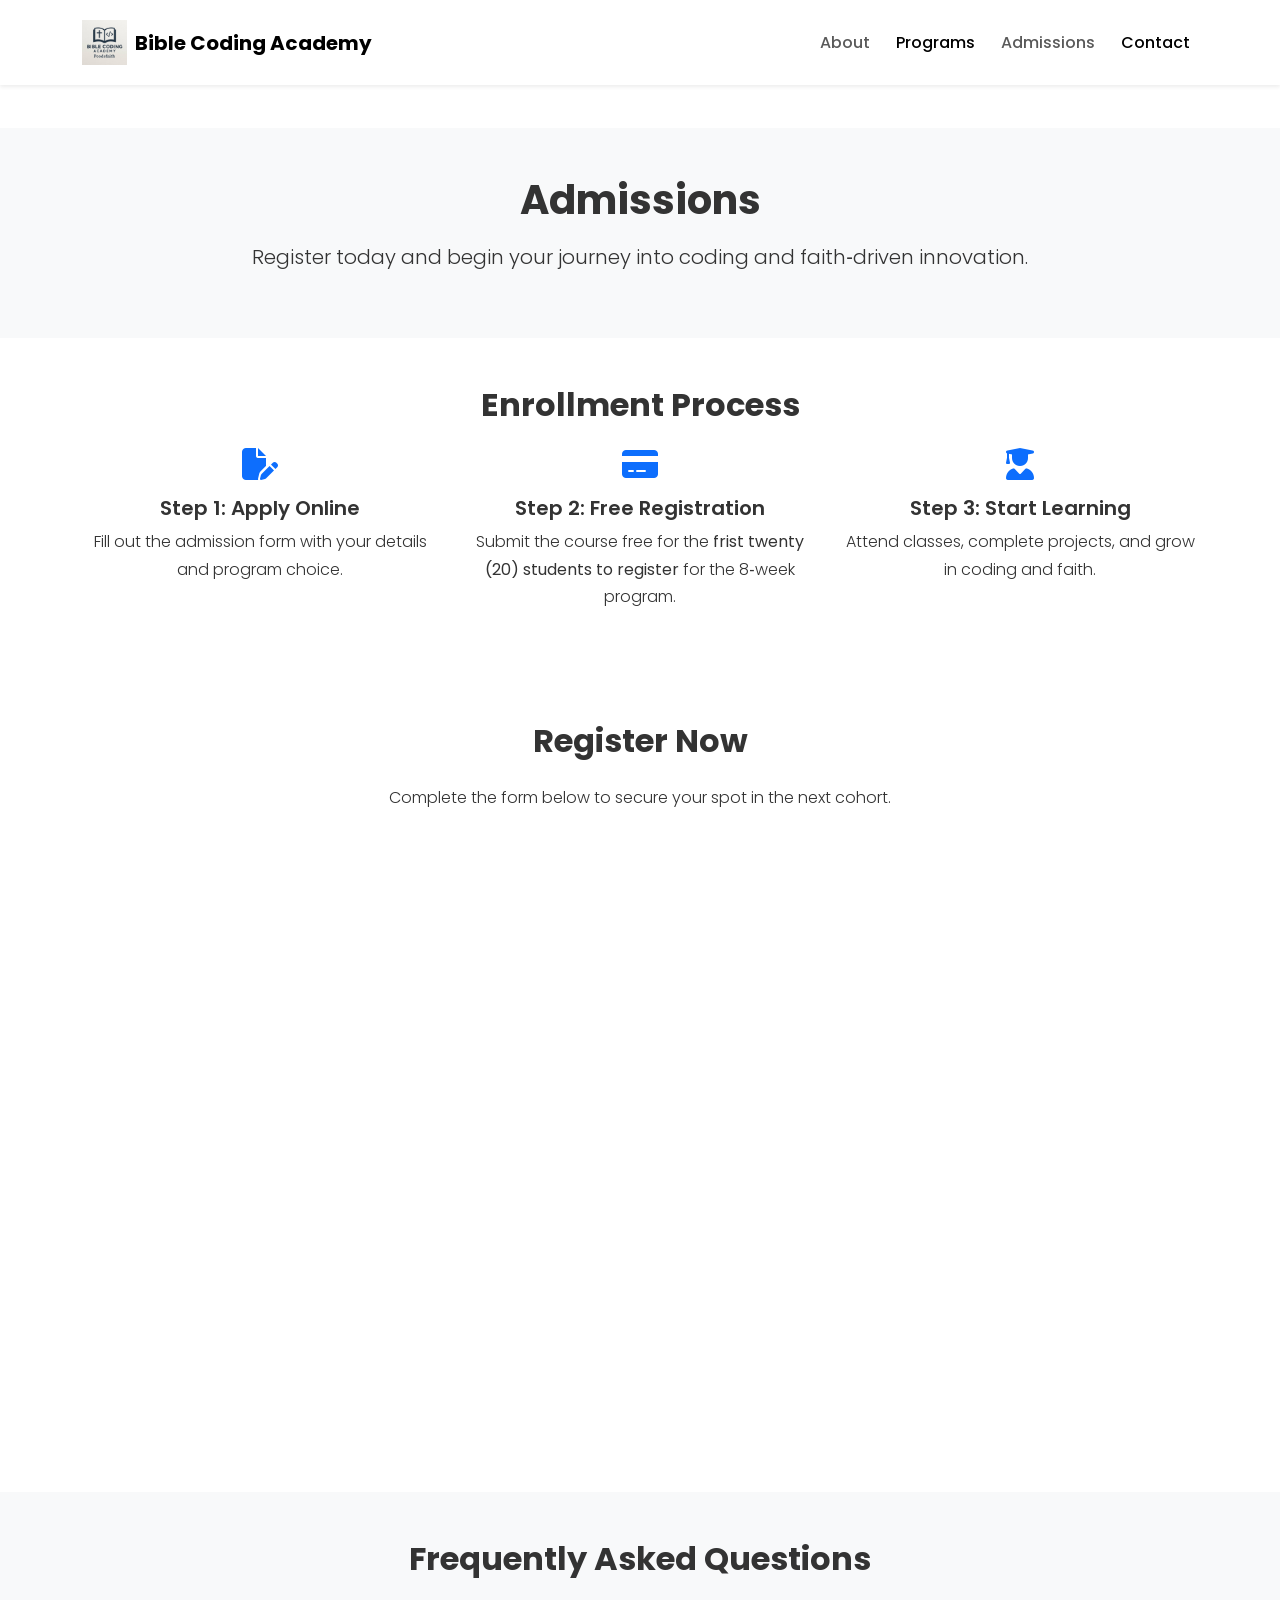
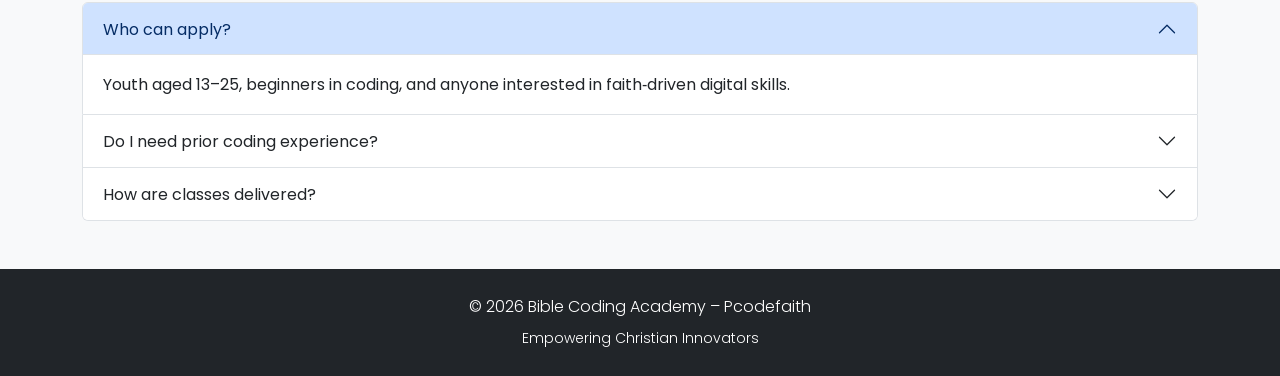
<file: admissions.html>
<!DOCTYPE html>
<html lang="en">
<head>
    <meta charset="UTF-8">
    <meta name="viewport" content="width=device-width, initial-scale=1.0">
    <title>Admissions | Bible Coding Academy</title>

    <!-- Bootstrap CSS -->
    <link href="https://cdn.jsdelivr.net/npm/bootstrap@5.3.0/dist/css/bootstrap.min.css" rel="stylesheet">

    <!-- Google Fonts -->
    <link href="https://fonts.googleapis.com/css2?family=Poppins:wght@300;400;600;700&display=swap" rel="stylesheet">

    <!-- Font Awesome Icons -->
    <link href="https://cdnjs.cloudflare.com/ajax/libs/font-awesome/6.4.0/css/all.min.css" rel="stylesheet">

    <!-- Custom CSS -->
    <link rel="stylesheet" href="styles/global.css">
</head>

<body>

    <!-- NAVBAR -->
    <nav class="navbar navbar-expand-lg bg-white shadow-sm fixed-top">
        <div class="container">

            <!-- LOGO -->
            <a class="navbar-brand d-flex align-items-center fw-bold" href="index.html">
                <img src="assets/biblecoding.JPG" alt="Bible Coding Academy Logo" class="me-2" height="40">
                Bible Coding Academy
            </a>

            <button class="navbar-toggler" type="button" data-bs-toggle="collapse" data-bs-target="#navbarNav" aria-label="Toggle navigation">
                <span class="navbar-toggler-icon"></span>
            </button>

            <div class="collapse navbar-collapse" id="navbarNav">
                <ul class="navbar-nav ms-auto">
                    <li class="nav-item"><a class="nav-link" href="about.html">About</a></li>
                    <li class="nav-item"><a class="nav-link active" href="programs.html">Programs</a></li>
                    <li class="nav-item"><a class="nav-link" href="admissions.html">Admissions</a></li>
                    <li class="nav-item"><a class="nav-link active" href="contact.html">Contact</a></li>
                    <!-- <li class="nav-item"><a class="nav-link" href="impact.html">Impact</a></li>
                    <li class="nav-item"><a class="nav-link" href="get-involved.html">Get Involved</a></li> -->
                    <!-- <li class="nav-item">
                        <a class="nav-link btn btn-primary text-white px-3 ms-2" href="contact.html">Contact</a>
                    </li> -->
                </ul>
            </div>

        </div>
    </nav>

    <!-- PAGE HEADER -->
    <header class="py-5 text-center bg-light mt-5">
        <div class="container">
            <h1 class="fw-bold">Admissions</h1>
            <p class="lead mt-3">
                Register today and begin your journey into coding and faith‑driven innovation.
            </p>
        </div>
    </header>


    <!-- ENROLLMENT PROCESS -->
    <section class="py-5">
        <div class="container">
            <h2 class="fw-bold mb-4 text-center">Enrollment Process</h2>
            <div class="row g-4">
                <div class="col-md-4 text-center">
                    <i class="fa-solid fa-file-pen fa-2x text-primary mb-3"></i>
                    <h5 class="fw-semibold">Step 1: Apply Online</h5>
                    <p>Fill out the admission form with your details and program choice.</p>
                </div>
                <div class="col-md-4 text-center">
                    <i class="fa-solid fa-credit-card fa-2x text-primary mb-3"></i>
                    <h5 class="fw-semibold">Step 2: Free Registration</h5>
                    <p>Submit the course free for the <strong>frist twenty (20) students to register</strong> for the 8‑week program.</p>
                </div>
                <div class="col-md-4 text-center">
                    <i class="fa-solid fa-user-graduate fa-2x text-primary mb-3"></i>
                    <h5 class="fw-semibold">Step 3: Start Learning</h5>
                    <p>Attend classes, complete projects, and grow in coding and faith.</p>
                </div>
            </div>
        </div>
    </section>


    <!-- FEES & SCHOLARSHIPS
    <section class="py-5 bg-light">
        <div class="container">
            <h2 class="fw-bold text-center mb-4">Fees & Scholarships</h2>
            <div class="row justify-content-center">
                <div class="col-md-8">
                    <div class="p-4 border rounded text-center">
                        <p><strong>Standard Fee:</strong> 20,000 RWF per student (8‑week cycle)</p>
                        <p><strong>Group Discounts:</strong> Available for church or school cohorts</p>
                        <p><strong>Scholarships:</strong> Limited sponsored seats for students in need</p>
                        <a href="contact.html" class="btn btn-outline-primary mt-3">Request Scholarship Info</a>
                    </div>
                </div>
            </div>
        </div>
    </section> -->


    <!-- JOTFORM REGISTRATION -->
    <section class="py-5">
        <div class="container">
            <h2 class="fw-bold text-center mb-4">Register Now</h2>
            <p class="text-center mb-4">Complete the form below to secure your spot in the next cohort.</p>

            <!-- JotForm Embed -->
            <div class="row justify-content-center">
                <div class="col-md-10">
                    <!-- Replace the src link with your actual JotForm embed link -->
                    <iframe
                        title="Bible Coding Academy Registration"
                        src="https://form.jotform.com/250794116751"
                        width="100%"
                        height="600"
                        frameborder="0"
                        class="jotform-iframe"
                        allowfullscreen>
                    </iframe>
                </div>
            </div>
        </div>
    </section>


    <!-- FAQ SECTION -->
    <section class="py-5 bg-light">
        <div class="container">
            <h2 class="fw-bold text-center mb-4">Frequently Asked Questions</h2>
            <div class="accordion" id="faqAccordion">

                <div class="accordion-item">
                    <h2 class="accordion-header" id="faq1">
                        <button class="accordion-button" type="button" data-bs-toggle="collapse" data-bs-target="#collapse1">
                            Who can apply?
                        </button>
                    </h2>
                    <div id="collapse1" class="accordion-collapse collapse show" data-bs-parent="#faqAccordion">
                        <div class="accordion-body">
                            Youth aged 13–25, beginners in coding, and anyone interested in faith‑driven digital skills.
                        </div>
                    </div>
                </div>

                <div class="accordion-item">
                    <h2 class="accordion-header" id="faq2">
                        <button class="accordion-button collapsed" type="button" data-bs-toggle="collapse" data-bs-target="#collapse2">
                            Do I need prior coding experience?
                        </button>
                    </h2>
                    <div id="collapse2" class="accordion-collapse collapse" data-bs-parent="#faqAccordion">
                        <div class="accordion-body">
                            No prior experience is required. Our program is beginner‑friendly and guided step‑by‑step.
                        </div>
                    </div>
                </div>

                <div class="accordion-item">
                    <h2 class="accordion-header" id="faq3">
                        <button class="accordion-button collapsed" type="button" data-bs-toggle="collapse" data-bs-target="#collapse3">
                            How are classes delivered?
                        </button>
                    </h2>
                    <div id="collapse3" class="accordion-collapse collapse" data-bs-parent="#faqAccordion">
                        <div class="accordion-body">
                            Classes are hybrid: online micro‑lessons plus in‑person workshops at partner churches and schools.
                        </div>
                    </div>
                </div>

            </div>
        </div>
    </section>


    <!-- FOOTER -->
    <footer class="py-4 bg-dark text-white text-center">
        <p class="mb-1">&copy; 2026 Bible Coding Academy – Pcodefaith</p>
        <small>Empowering Christian Innovators</small>
    </footer>


    <!-- Bootstrap JS -->
    <script src="https://cdn.jsdelivr.net/npm/bootstrap@5.3.0/dist/js/bootstrap.bundle.min.js"></script>

</body>
</html>
</file>
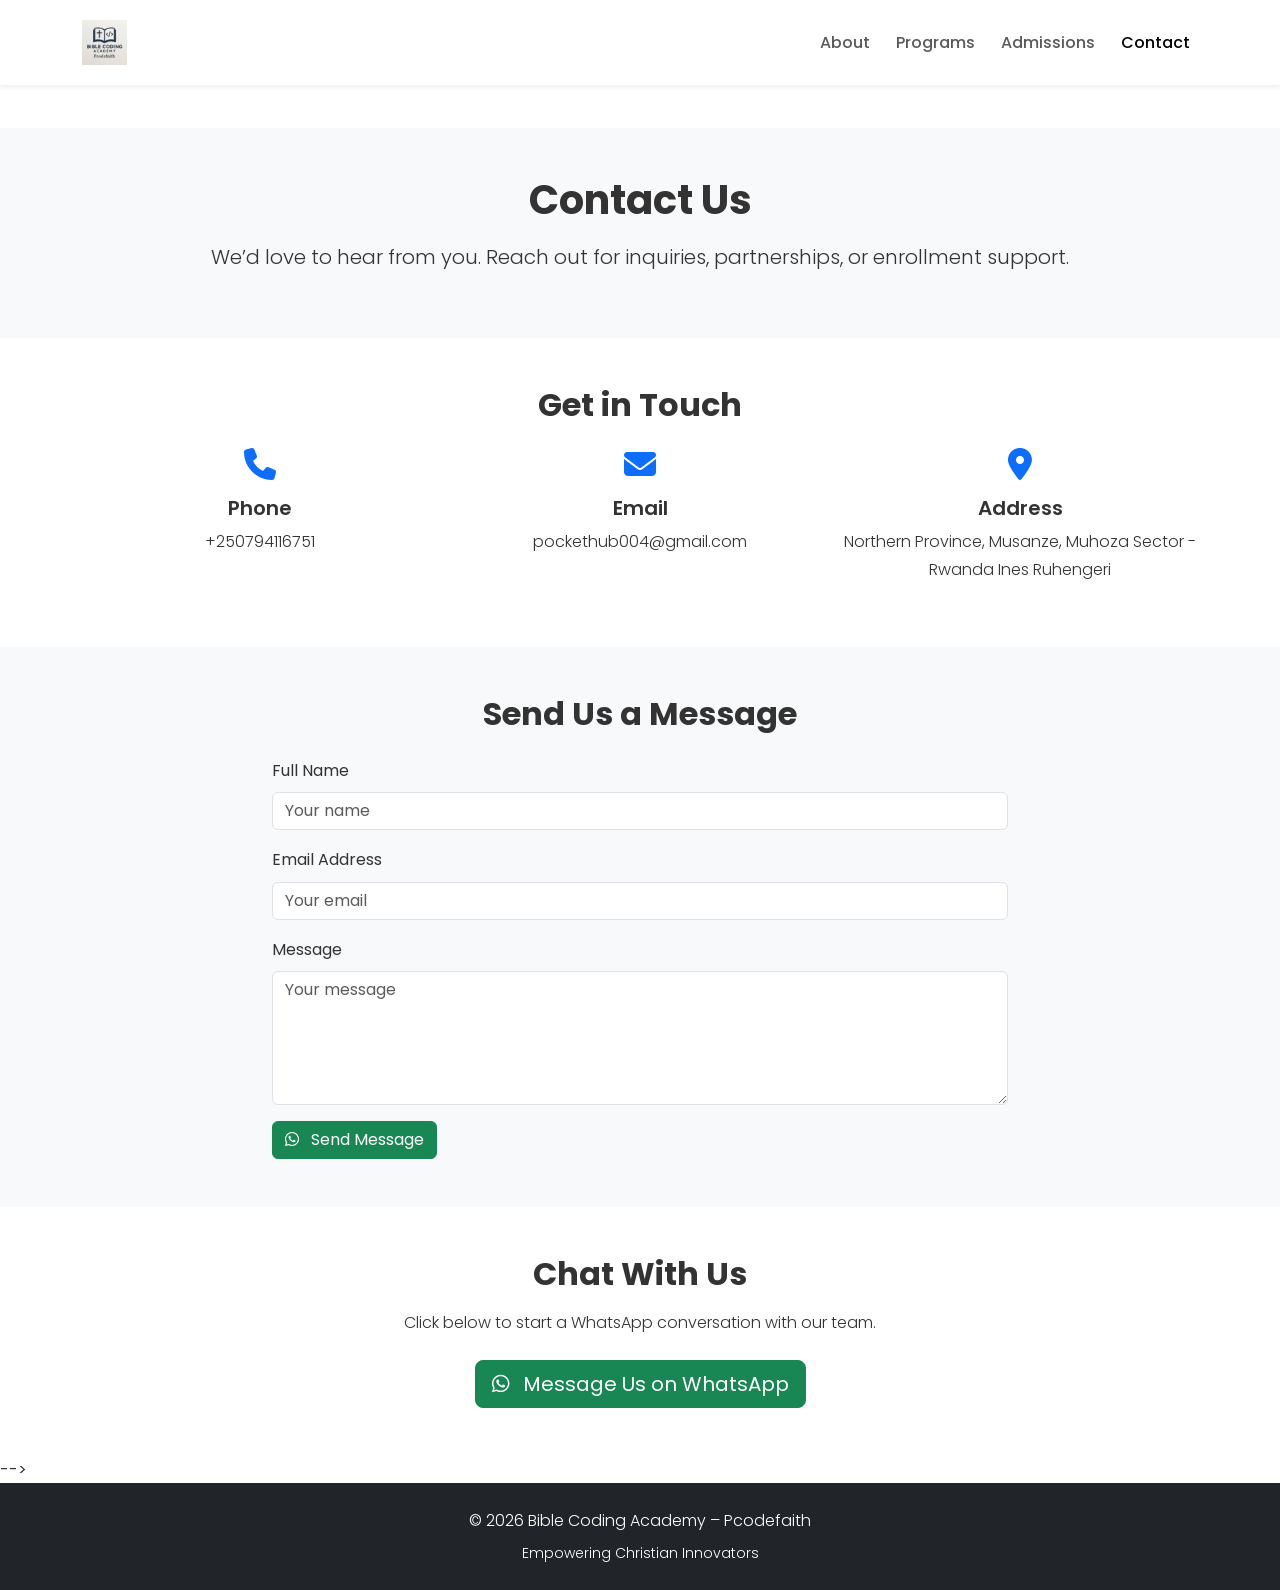
<file: contact.html>
<!DOCTYPE html>
<html lang="en">
<head>
    <meta charset="UTF-8">
    <meta name="viewport" content="width=device-width, initial-scale=1.0">
    <title>Contact | Bible Coding Academy</title>

    <!-- Bootstrap CSS -->
    <link href="https://cdn.jsdelivr.net/npm/bootstrap@5.3.0/dist/css/bootstrap.min.css" rel="stylesheet">

    <!-- Google Fonts -->
    <link href="https://fonts.googleapis.com/css2?family=Poppins:wght@300;400;600;700&display=swap" rel="stylesheet">

    <!-- Font Awesome Icons -->
    <link href="https://cdnjs.cloudflare.com/ajax/libs/font-awesome/6.4.0/css/all.min.css" rel="stylesheet">

    <!-- Custom CSS -->
    <link rel="stylesheet" href="styles/global.css">
</head>

<body>

    <!-- NAVBAR -->
    <nav class="navbar navbar-expand-lg bg-white shadow-sm fixed-top">
        <div class="container">
            <a class="navbar-brand d-flex align-items-center fw-bold" href="index.html">
                <img src="assets/biblecoding.JPG" alt="Bible Coding Academy Logo" class="me-2" height="40">
            </a>

            <button class="navbar-toggler" type="button" data-bs-toggle="collapse" data-bs-target="#navbarNav" title="Toggle navigation menu">
                <span class="navbar-toggler-icon"></span>
            </button>

            <div class="collapse navbar-collapse" id="navbarNav">
                <ul class="navbar-nav ms-auto">
                    <li class="nav-item"><a class="nav-link" href="about.html">About</a></li>
                    <li class="nav-item"><a class="nav-link" href="programs.html">Programs</a></li>
                    <li class="nav-item"><a class="nav-link" href="admissions.html">Admissions</a></li>
                    <li class="nav-item"><a class="nav-link active" href="contact.html">Contact</a></li>
                </ul>
            </div>
        </div>
    </nav>


    <!-- PAGE HEADER -->
    <header class="py-5 text-center bg-light mt-5">
        <div class="container">
            <h1 class="fw-bold">Contact Us</h1>
            <p class="lead mt-3">
                We’d love to hear from you. Reach out for inquiries, partnerships, or enrollment support.
            </p>
        </div>
    </header>


    <!-- CONTACT INFO -->
    <section class="py-5">
        <div class="container text-center">
            <h2 class="fw-bold mb-4">Get in Touch</h2>
            <div class="row g-4">
                <div class="col-md-4">
                    <i class="fa-solid fa-phone fa-2x text-primary mb-3"></i>
                    <h5 class="fw-semibold">Phone</h5>
                    <p>+250794116751</p>
                </div>
                <div class="col-md-4">
                    <i class="fa-solid fa-envelope fa-2x text-primary mb-3"></i>
                    <h5 class="fw-semibold">Email</h5>
                    <p>pockethub004@gmail.com</p>
                </div>
                <div class="col-md-4">
                    <i class="fa-solid fa-location-dot fa-2x text-primary mb-3"></i>
                    <h5 class="fw-semibold">Address</h5>
                    <p>Northern Province, Musanze, Muhoza Sector - Rwanda Ines Ruhengeri</p>
                </div>
            </div>
        </div>
    </section>


    <!-- CONTACT FORM -->
    <section class="py-5 bg-light">
        <div class="container">
            <h2 class="fw-bold text-center mb-4">Send Us a Message</h2>
            <div class="row justify-content-center">
                <div class="col-md-8">
                    <form>
                        <div class="mb-3">
                            <label for="name" class="form-label">Full Name</label>
                            <input type="text" class="form-control" id="name" placeholder="Your name">
                        </div>
                        <div class="mb-3">
                            <label for="email" class="form-label">Email Address</label>
                            <input type="email" class="form-control" id="email" placeholder="Your email">
                        </div>
                        <div class="mb-3">
                            <label for="message" class="form-label">Message</label>
                            <textarea class="form-control" id="message" rows="5" placeholder="Your message"></textarea>
                        </div>
                        <a id="whatsappBtn" href="https://wa.me/250794116751?text=Hello%20Bible%20Coding%20Academy%2C%20I%20would%20like%20to%20know%20more%20about%20your%20programs." target="_blank" rel="noopener noreferrer" class="btn btn-success">
    <i class="fa-brands fa-whatsapp me-2"></i> Send Message
                    </a>
                    </form>
                </div>
            </div>
        </div>
    </section>


    <!-- WHATSAPP QUICK LINK -->
    <section class="py-5 text-center">
        <div class="container">
            <h2 class="fw-bold mb-3">Chat With Us</h2>
            <p class="mb-4">Click below to start a WhatsApp conversation with our team.</p>
            <a href="https://wa.me/250794116751?text=Hello%20Bible%20Coding%20Academy%2C%20I%20would%20like%20to%20know%20more%20about%20your%20programs."
               class="btn btn-success btn-lg">
                <i class="fa-brands fa-whatsapp me-2"></i> Message Us on WhatsApp
            </a>
        </div>
    </section>


    <!-- MAP
    <section class="py-5 bg-light">
        <div class="container">
            <h2 class="fw-bold text-center mb-4">Our Location</h2>
            <div class="row justify-content-center">
                <div class="col-md-10">
                    <!-- Google Map Embed Placeholder -->
                    <!-- <iframe
                        src="https://www.google.com/maps/embed?pb=!1m18!1m12!1m3!1d..."
                        width="100%"
                        height="400"
                        style="border:0;"
                        allowfullscreen=""
                        loading="lazy">
                    </iframe>
                </div>
            </div>
        </div> -->
    <!-- </section> --> -->


    <!-- FOOTER -->
    <footer class="py-4 bg-dark text-white text-center">
        <p class="mb-1">&copy; 2026 Bible Coding Academy – Pcodefaith</p>
        <small>Empowering Christian Innovators</small>
    </footer>


    <!-- Bootstrap JS -->
    <script src="https://cdn.jsdelivr.net/npm/bootstrap@5.3.0/dist/js/bootstrap.bundle.min.js"></script>

    <script>
  const whatsappBtn = document.getElementById("whatsappBtn");

  whatsappBtn.addEventListener("click", function () {
    const name = document.getElementById("name").value || "Guest";
    const email = document.getElementById("email").value || "No email";
    const message = document.getElementById("message").value || "No message";

    const fullMessage =
      `Hi Bible Coding Academy, I’d like to get in touch.\n` +
      `Name: ${name}\nEmail: ${email}\nMessage: ${message}`;

    // Replace with your actual WhatsApp number (no + or spaces)
    const whatsappLink = `https://wa.me/250794116751?text=${encodeURIComponent(fullMessage)}`;

    whatsappBtn.href = whatsappLink;
  });
</script>

</body>

</html>
</file>
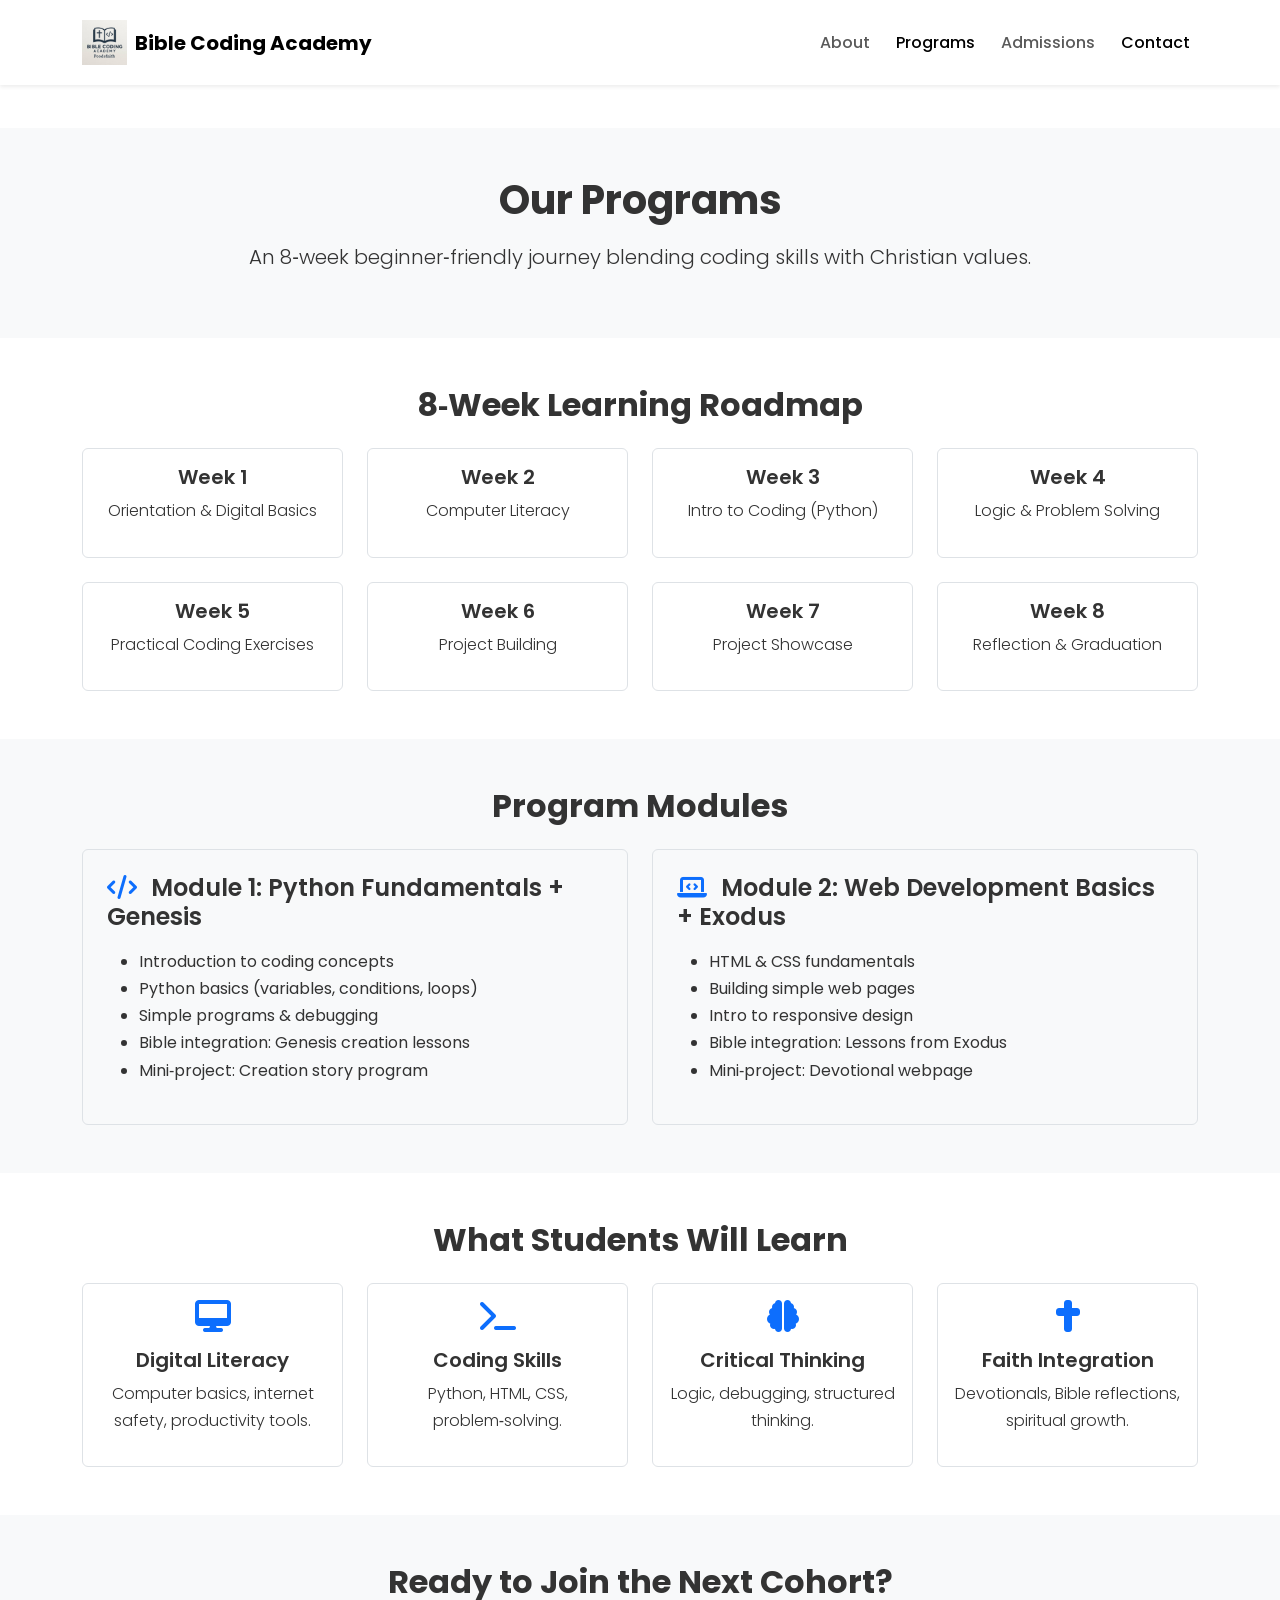
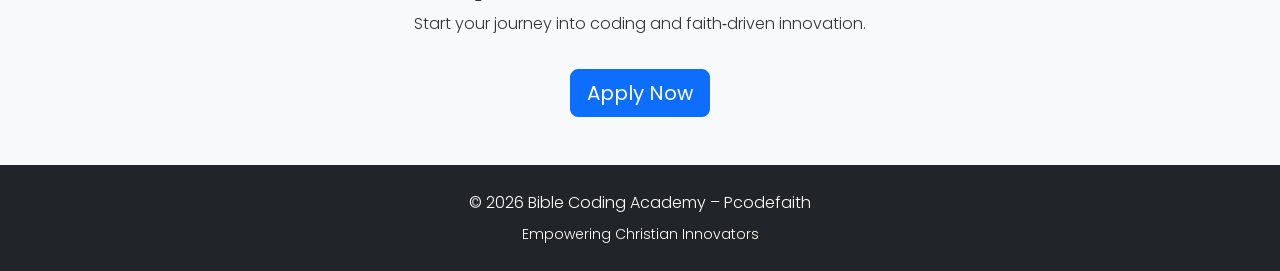
<file: programs.html>
<!DOCTYPE html>
<html lang="en">
<head>
    <meta charset="UTF-8">
    <meta name="viewport" content="width=device-width, initial-scale=1.0">
    <title>Programs | Bible Coding Academy</title>

    <!-- Bootstrap CSS -->
    <link href="https://cdn.jsdelivr.net/npm/bootstrap@5.3.0/dist/css/bootstrap.min.css" rel="stylesheet">

    <!-- Google Fonts -->
    <link href="https://fonts.googleapis.com/css2?family=Poppins:wght@300;400;600;700&display=swap" rel="stylesheet">

    <!-- Font Awesome Icons -->
    <link href="https://cdnjs.cloudflare.com/ajax/libs/font-awesome/6.4.0/css/all.min.css" rel="stylesheet">

    <!-- Custom CSS -->
    <link rel="stylesheet" href="styles/global.css">
</head>

<body>

    <!-- NAVBAR -->
    <nav class="navbar navbar-expand-lg bg-white shadow-sm fixed-top">
        <div class="container">

            <!-- LOGO -->
            <a class="navbar-brand d-flex align-items-center fw-bold" href="index.html">
                <img src="assets/biblecoding.JPG" alt="Bible Coding Academy Logo" class="me-2" height="40">
                Bible Coding Academy
            </a>

            <button class="navbar-toggler" type="button" data-bs-toggle="collapse" data-bs-target="#navbarNav" aria-label="Toggle navigation">
                <span class="navbar-toggler-icon"></span>
            </button>

            <div class="collapse navbar-collapse" id="navbarNav">
                <ul class="navbar-nav ms-auto">
                    <li class="nav-item"><a class="nav-link" href="about.html">About</a></li>
                    <li class="nav-item"><a class="nav-link active" href="programs.html">Programs</a></li>
                    <li class="nav-item"><a class="nav-link" href="admissions.html">Admissions</a></li>
                    <li class="nav-item"><a class="nav-link active" href="contact.html">Contact</a></li>
                    <!-- <li class="nav-item"><a class="nav-link" href="impact.html">Impact</a></li>
                    <li class="nav-item"><a class="nav-link" href="get-involved.html">Get Involved</a></li> -->
                    <!-- <li class="nav-item">
                        <a class="nav-link btn btn-primary text-white px-3 ms-2" href="contact.html">Contact</a>
                    </li> -->
                </ul>
            </div>

        </div>
    </nav>


    <!-- PAGE HEADER -->
    <header class="py-5 text-center bg-light mt-5">
        <div class="container">
            <h1 class="fw-bold">Our Programs</h1>
            <p class="lead mt-3">
                An 8‑week beginner‑friendly journey blending coding skills with Christian values.
            </p>
        </div>
    </header>


    <!-- 8-WEEK ROADMAP -->
    <section class="py-5">
        <div class="container">
            <h2 class="fw-bold text-center mb-4">8‑Week Learning Roadmap</h2>

            <div class="row g-4">

                <div class="col-md-3">
                    <div class="p-3 border rounded text-center">
                        <h5 class="fw-semibold">Week 1</h5>
                        <p>Orientation & Digital Basics</p>
                    </div>
                </div>

                <div class="col-md-3">
                    <div class="p-3 border rounded text-center">
                        <h5 class="fw-semibold">Week 2</h5>
                        <p>Computer Literacy</p>
                    </div>
                </div>

                <div class="col-md-3">
                    <div class="p-3 border rounded text-center">
                        <h5 class="fw-semibold">Week 3</h5>
                        <p>Intro to Coding (Python)</p>
                    </div>
                </div>

                <div class="col-md-3">
                    <div class="p-3 border rounded text-center">
                        <h5 class="fw-semibold">Week 4</h5>
                        <p>Logic & Problem Solving</p>
                    </div>
                </div>

                <div class="col-md-3">
                    <div class="p-3 border rounded text-center">
                        <h5 class="fw-semibold">Week 5</h5>
                        <p>Practical Coding Exercises</p>
                    </div>
                </div>

                <div class="col-md-3">
                    <div class="p-3 border rounded text-center">
                        <h5 class="fw-semibold">Week 6</h5>
                        <p>Project Building</p>
                    </div>
                </div>

                <div class="col-md-3">
                    <div class="p-3 border rounded text-center">
                        <h5 class="fw-semibold">Week 7</h5>
                        <p>Project Showcase</p>
                    </div>
                </div>

                <div class="col-md-3">
                    <div class="p-3 border rounded text-center">
                        <h5 class="fw-semibold">Week 8</h5>
                        <p>Reflection & Graduation</p>
                    </div>
                </div>

            </div>
        </div>
    </section>


    <!-- MODULES SECTION -->
    <section class="py-5 bg-light">
        <div class="container">
            <h2 class="fw-bold text-center mb-4">Program Modules</h2>

            <div class="row g-4">

                <!-- Module 1 -->
                <div class="col-md-6">
                    <div class="p-4 border rounded h-100">
                        <h4 class="fw-semibold mb-3">
                            <i class="fa-solid fa-code me-2 text-primary"></i>
                            Module 1: Python Fundamentals + Genesis
                        </h4>
                        <ul>
                            <li>Introduction to coding concepts</li>
                            <li>Python basics (variables, conditions, loops)</li>
                            <li>Simple programs & debugging</li>
                            <li>Bible integration: Genesis creation lessons</li>
                            <li>Mini‑project: Creation story program</li>
                        </ul>
                    </div>
                </div>

                <!-- Module 2 -->
                <div class="col-md-6">
                    <div class="p-4 border rounded h-100">
                        <h4 class="fw-semibold mb-3">
                            <i class="fa-solid fa-laptop-code me-2 text-primary"></i>
                            Module 2: Web Development Basics + Exodus
                        </h4>
                        <ul>
                            <li>HTML & CSS fundamentals</li>
                            <li>Building simple web pages</li>
                            <li>Intro to responsive design</li>
                            <li>Bible integration: Lessons from Exodus</li>
                            <li>Mini‑project: Devotional webpage</li>
                        </ul>
                    </div>
                </div>

            </div>
        </div>
    </section>


    <!-- WHAT STUDENTS LEARN -->
    <section class="py-5">
        <div class="container text-center">
            <h2 class="fw-bold mb-4">What Students Will Learn</h2>

            <div class="row g-4">

                <div class="col-md-3">
                    <div class="p-3 border rounded h-100">
                        <i class="fa-solid fa-desktop fa-2x text-primary mb-3"></i>
                        <h5 class="fw-semibold">Digital Literacy</h5>
                        <p>Computer basics, internet safety, productivity tools.</p>
                    </div>
                </div>

                <div class="col-md-3">
                    <div class="p-3 border rounded h-100">
                        <i class="fa-solid fa-terminal fa-2x text-primary mb-3"></i>
                        <h5 class="fw-semibold">Coding Skills</h5>
                        <p>Python, HTML, CSS, problem‑solving.</p>
                    </div>
                </div>

                <div class="col-md-3">
                    <div class="p-3 border rounded h-100">
                        <i class="fa-solid fa-brain fa-2x text-primary mb-3"></i>
                        <h5 class="fw-semibold">Critical Thinking</h5>
                        <p>Logic, debugging, structured thinking.</p>
                    </div>
                </div>

                <div class="col-md-3">
                    <div class="p-3 border rounded h-100">
                        <i class="fa-solid fa-cross fa-2x text-primary mb-3"></i>
                        <h5 class="fw-semibold">Faith Integration</h5>
                        <p>Devotionals, Bible reflections, spiritual growth.</p>
                    </div>
                </div>

            </div>
        </div>
    </section>


    <!-- CTA -->
    <section class="py-5 text-center bg-light">
        <div class="container">
            <h2 class="fw-bold">Ready to Join the Next Cohort?</h2>
            <p class="mt-2">Start your journey into coding and faith‑driven innovation.</p>
            <a href="admissions.html" class="btn btn-primary btn-lg mt-3">Apply Now</a>
        </div>
    </section>


    <!-- FOOTER -->
    <footer class="py-4 bg-dark text-white text-center">
        <p class="mb-1">&copy; 2026 Bible Coding Academy – Pcodefaith</p>
        <small>Empowering Christian Innovators</small>
    </footer>


    <!-- Bootstrap JS -->
    <script src="https://cdn.jsdelivr.net/npm/bootstrap@5.3.0/dist/js/bootstrap.bundle.min.js"></script>

</body>
</html>
</file>
<file: styles/global.css>
/* ============================
   GLOBAL BASE STYLES
============================ */
body {
    font-family: 'Poppins', sans-serif;
    background-color: #ffffff;
    color: #333;
    line-height: 1.7;
    padding-top: 80px; /* space for fixed navbar */
}

h1, h2, h3, h4, h5 {
    font-weight: 700;
}

p {
    font-weight: 300;
    font-size: 1rem;
}

/* ============================
   NAVBAR
============================ */
.navbar {
    padding: 15px 0;
}

.navbar-brand img {
    height: 45px;
}

.nav-link {
    font-weight: 500;
    margin-left: 10px;
}

.nav-link:hover,
.nav-link.active {
    color: #0d6efd;
}

.navbar .btn-primary {
    border-radius: 30px;
}

/* ============================
   PAGE HEADER / HERO
============================ */
header {
    padding: 100px 20px;
}

header h1 {
    font-size: 2.5rem;
}

header p {
    font-size: 1.1rem;
    font-weight: 300;
}

/* ============================
   OUR STORY SECTION
============================ */
#our-story img {
    border-radius: 10px;
    transition: transform 0.3s ease;
}

#our-story img:hover {
    transform: scale(1.02);
}

#our-story h2 {
    font-size: 2rem;
    margin-bottom: 15px;
}

/* ============================
   MISSION & VISION
============================ */
.mission-box,
.vision-box {
    background: #ffffff;
    border-radius: 10px;
    transition: all 0.3s ease;
}

.mission-box:hover,
.vision-box:hover {
    background-color: #0d6efd;
    color: white;
    transform: translateY(-5px);
    border-color: #0d6efd;
}

.mission-box i,
.vision-box i {
    color: #0d6efd;
    transition: color 0.3s ease;
}

.mission-box:hover i,
.vision-box:hover i {
    color: white;
}

/* ============================
   FOUNDER SECTION
============================ */
#founder img {
    border-radius: 10px;
    transition: transform 0.3s ease;
}

#founder img:hover {
    transform: scale(1.02);
}

#founder h2 {
    font-size: 2rem;
}

#founder h5 {
    font-weight: 600;
    color: #0d6efd;
}

/* .contact-icons i{
	height: 45px;
	width: 45px;
	background: #000000;
	color: #000000;
	font-size: 22px;
	display: inline-flex;
	align-items: center;
	justify-content: center;
	border-radius: 8px;
	margin-right: 15px;
	transition: all .45s ease;
}
.contact-icons i:hover{
	background: #ffffff;
	color: #ffffff;
} */
.contact-icons {
	display: flex;
	gap: 20px;
	font-size: 20px;
}

.contact-icons a {
	color: #000000
	text-decoration: none;
	transition: 0.3s ease;
}

.contact-icons a:hover {
	color: #0D6EFD; /*Change to a specific brand color*/
	transform: scale(1.2);
}

.contact-icons a:nth-child(1):hover { color: #1877f2;} /*Facebook */
.contact-icons a:nth-child(2):hover { color: #1DA1F2;} /* Twitter */
.contact-icons a:nth-child(3):hover { color: #E4405F;} /* Instagram */
.contact-icons a:nth-child(4):hover { color: #FF0000;} /* YouTube */
.contact-icons a:nth-child(5):hover { color: #0A66C2;} /* LinkedIn */



/* ============================
   CORE VALUES
============================ */
.value-box {
    background: #ffffff;
    border-radius: 10px;
    padding: 25px;
    transition: all 0.3s ease;
}

.value-box:hover {
    background-color: #0d6efd;
    color: white;
    transform: translateY(-5px);
}

.value-box h5 {
    font-weight: 600;
}

/* ============================
   FOOTER
============================ */
footer {
    background-color: #111;
}

footer p,
footer small {
    margin: 0;
    font-weight: 300;
}


/* ============================
   JOTFORM REGISTRATION SECTION
============================ */
.jotform-section {
    padding: 60px 20px;
}

.jotform-section h2 {
    font-size: 2rem;
    font-weight: 700;
    margin-bottom: 15px;
}

.jotform-section p {
    font-size: 1rem;
    font-weight: 300;
    margin-bottom: 30px;
    color: #555;
}

.jotform-section iframe {
    width: 100%;
    max-width: 100%;
    min-height: 600px;
    border: 2px solid #eaeaea;
    border-radius: 10px;
    box-shadow: 0 4px 12px rgba(0,0,0,0.1);
    transition: all 0.3s ease;
}

.jotform-section iframe:hover {
    border-color: #0d6efd;
    box-shadow: 0 6px 16px rgba(13,110,253,0.2);

}
</file>
